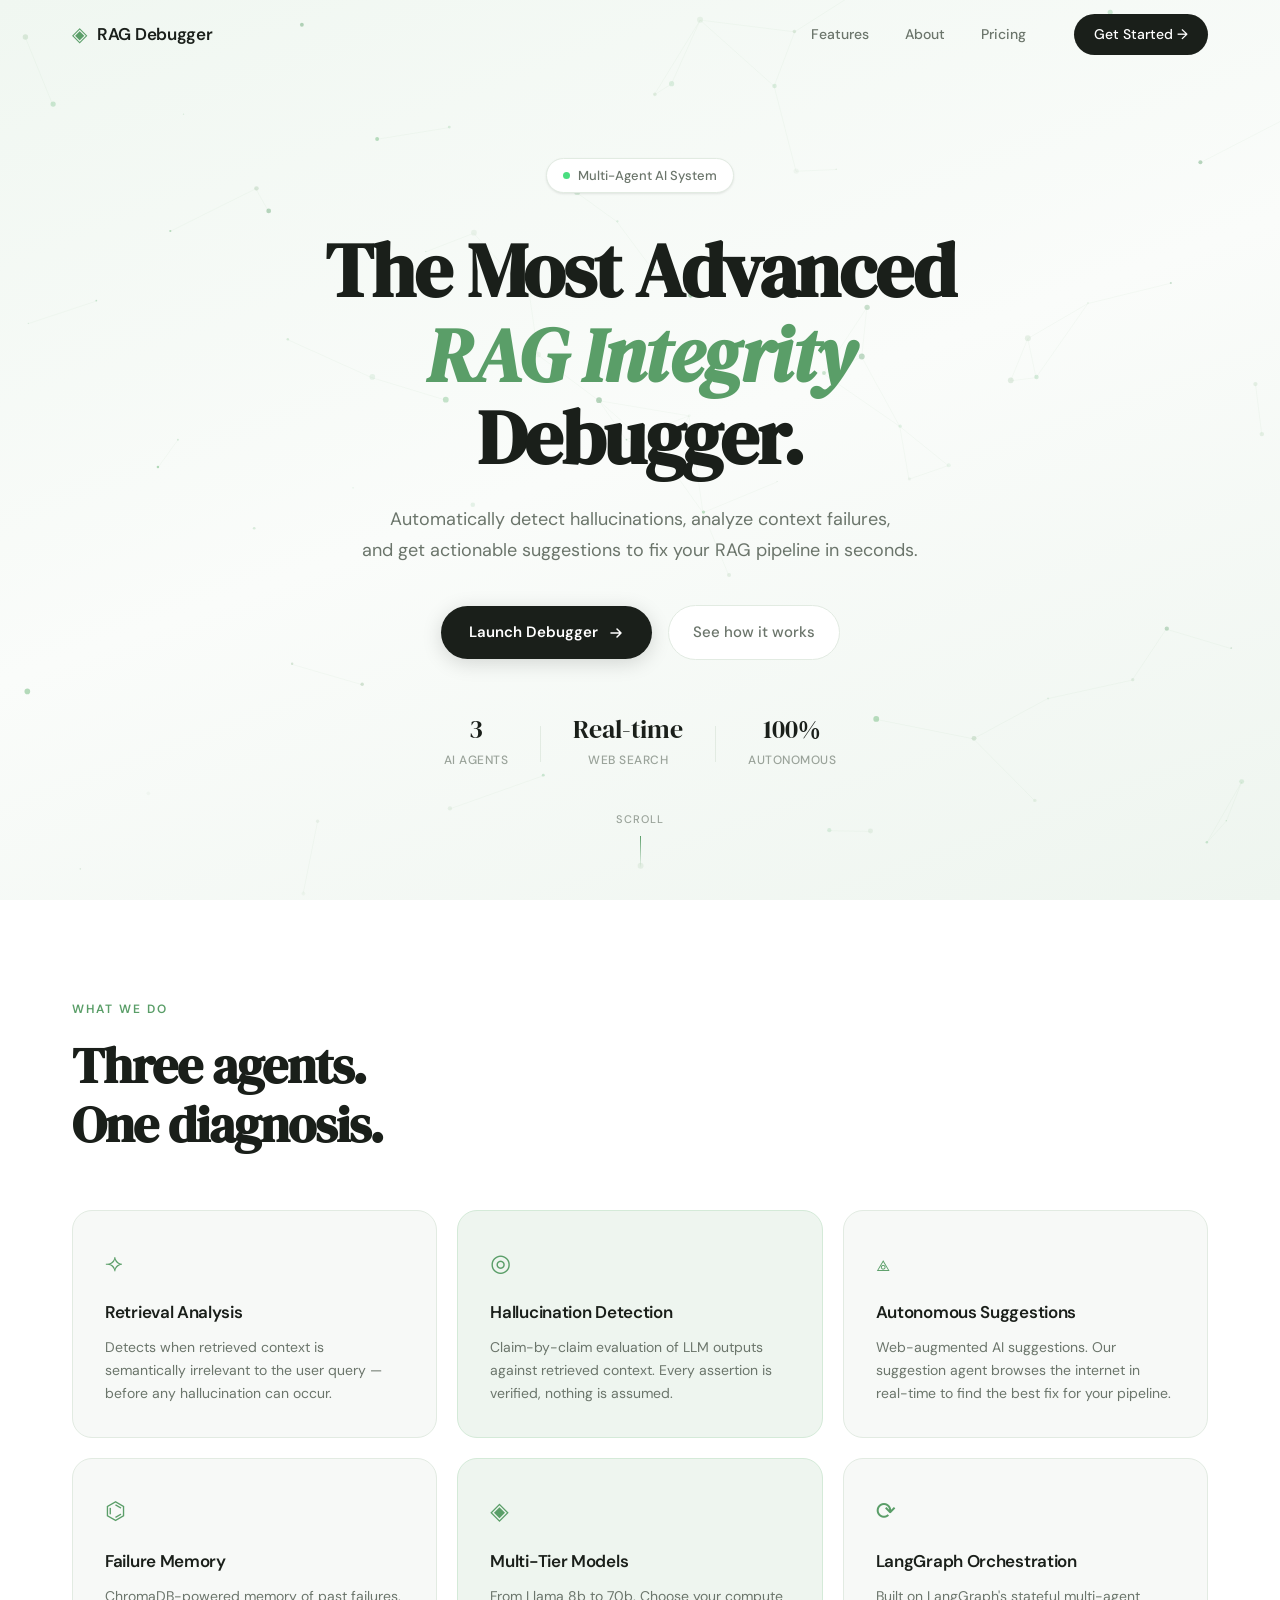
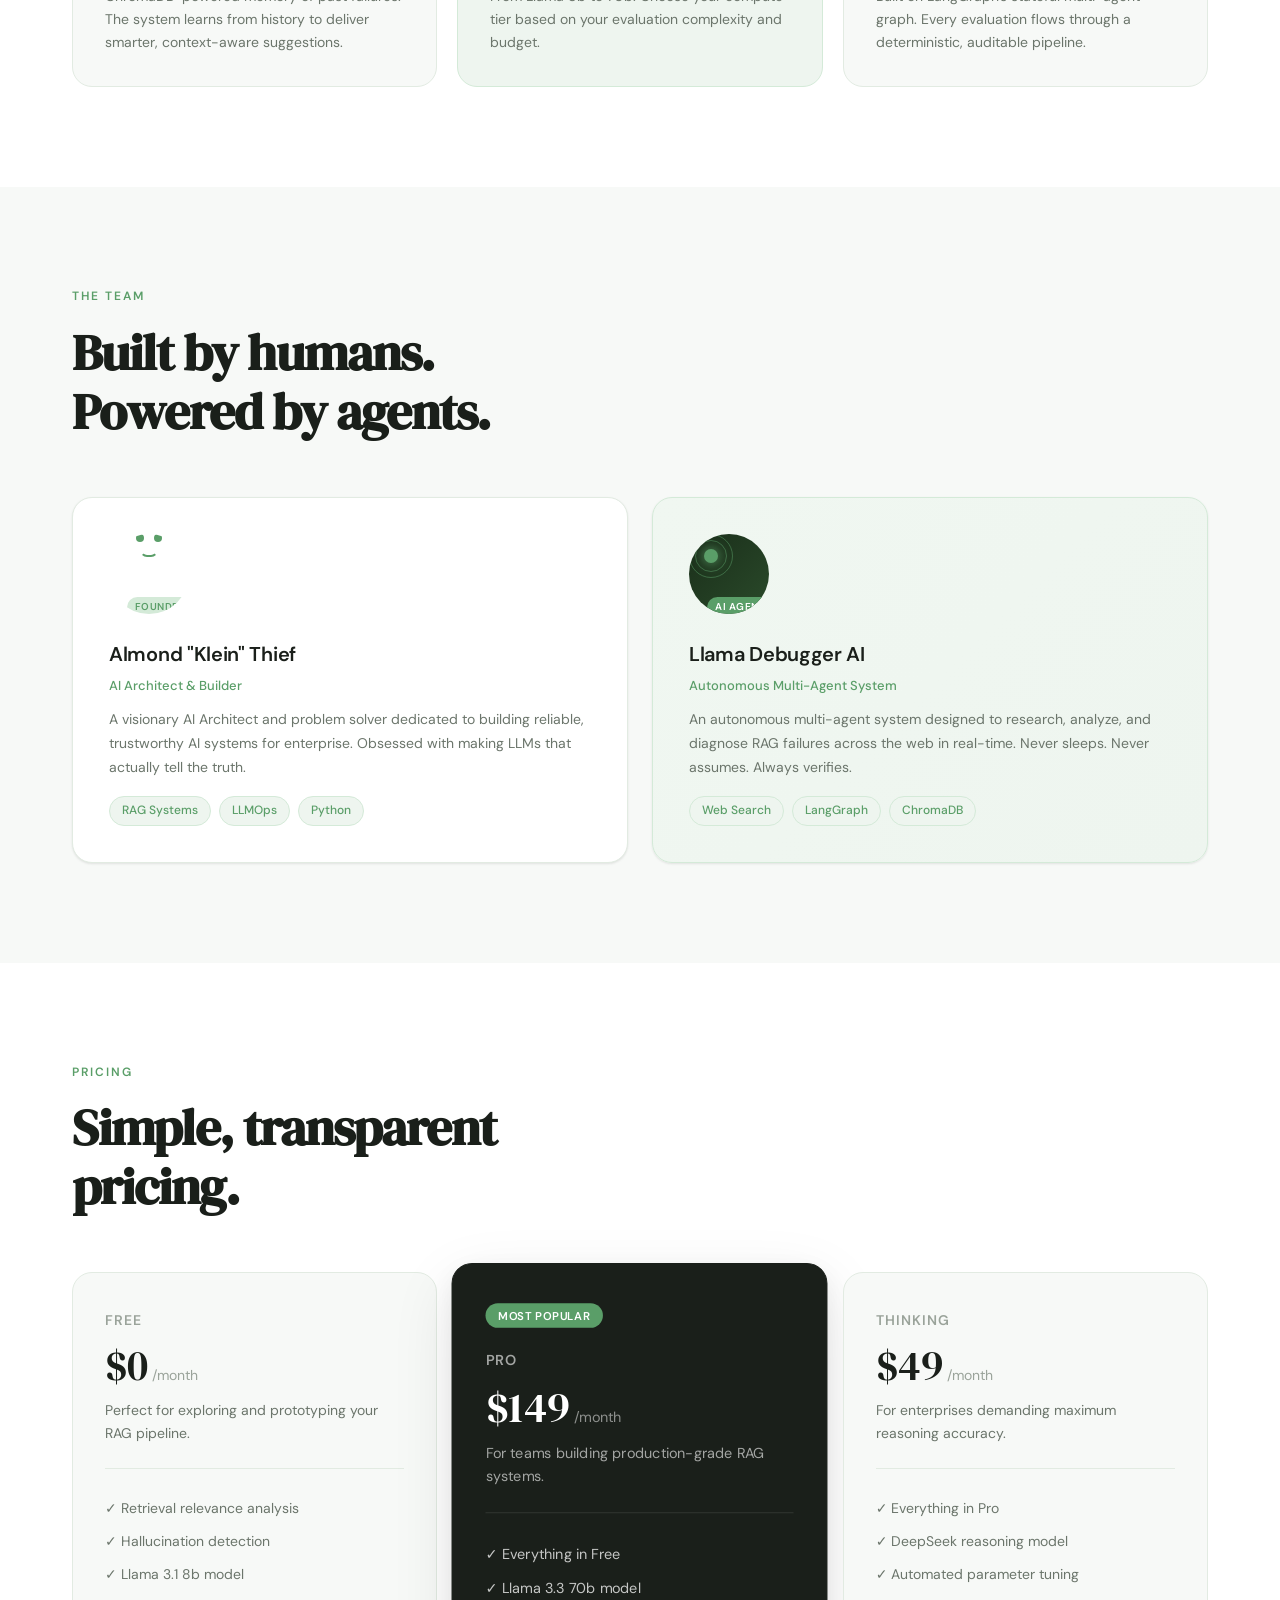
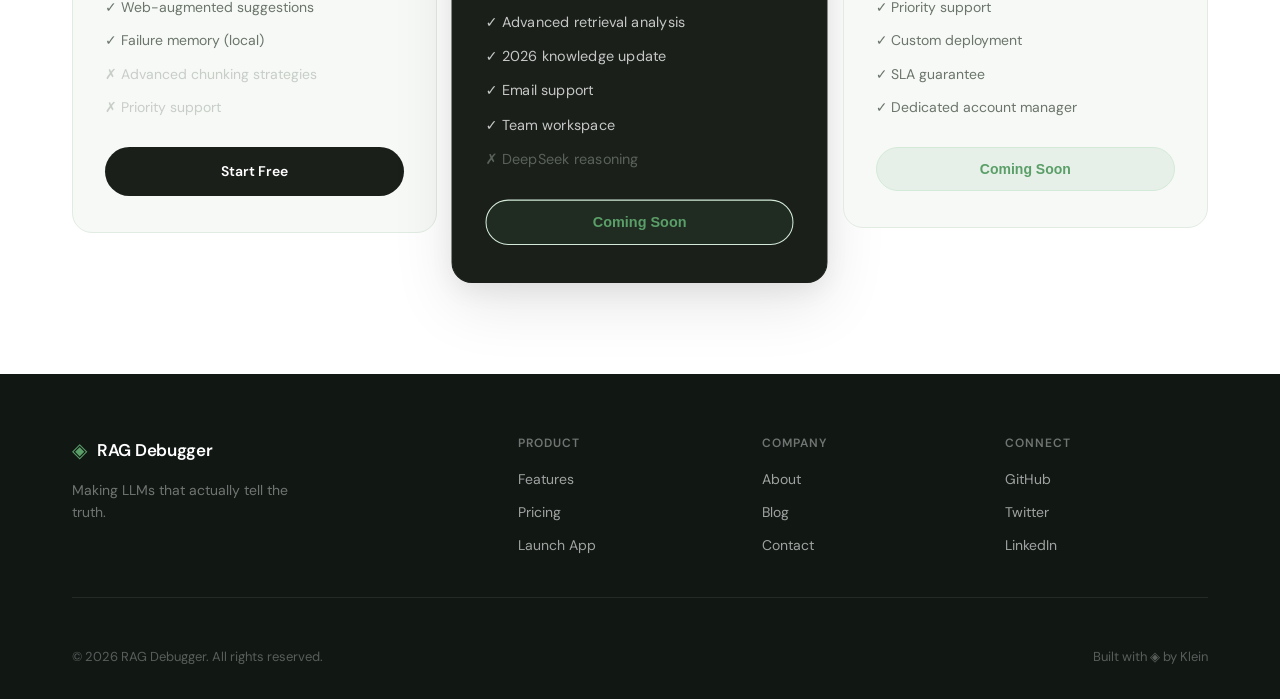
<file: templates/index.html>
<!DOCTYPE html>
<html lang="en">
<head>
    <meta charset="UTF-8">
    <meta name="viewport" content="width=device-width, initial-scale=1.0">
    <title>RAG Debugger Pro — AI Integrity Platform</title>
    <link rel="preconnect" href="https://fonts.googleapis.com">
    <link rel="preconnect" href="https://fonts.gstatic.com" crossorigin>
    <link href="https://fonts.googleapis.com/css2?family=DM+Serif+Display:ital@0;1&family=DM+Sans:wght@300;400;500;600&family=JetBrains+Mono:wght@400;500&display=swap" rel="stylesheet">
    <link rel="stylesheet" href="/static/css/style.css">
</head>
<body>

    <!-- NAVBAR -->
    <nav class="navbar" id="navbar">
        <div class="nav-inner">
            <a href="/" class="nav-logo">
                <span class="logo-icon">◈</span>
                <span class="logo-text">RAG Debugger</span>
            </a>
            <ul class="nav-links">
                <li><a href="#features">Features</a></li>
                <li><a href="#about">About</a></li>
                <li><a href="#pricing">Pricing</a></li>
            </ul>
            <a href="/static/mnt/user-data/outputs/tools/index.html" class="btn-cta">Get Started →</a>
            <button class="nav-hamburger" id="hamburger" aria-label="Menu">
                <span></span><span></span><span></span>
            </button>
        </div>
    </nav>

    <!-- HERO SECTION -->
    <section class="hero">
        <canvas id="particle-canvas"></canvas>
        <div class="hero-content">
            <div class="hero-badge">
                <span class="badge-dot"></span>
                Multi-Agent AI System
            </div>
            <h1 class="hero-title">
                The Most Advanced<br>
                <em>RAG Integrity</em><br>
                Debugger.
            </h1>
            <p class="hero-sub">
                Automatically detect hallucinations, analyze context failures,<br>
                and get actionable suggestions to fix your RAG pipeline in seconds.
            </p>
            <div class="hero-actions">
                <a href="/static/mnt/user-data/outputs/tools/index.html" class="btn-primary">
                    <span>Launch Debugger</span>
                    <svg width="16" height="16" viewBox="0 0 16 16" fill="none"><path d="M3 8h10M9 4l4 4-4 4" stroke="currentColor" stroke-width="1.5" stroke-linecap="round" stroke-linejoin="round"/></svg>
                </a>
                <a href="#features" class="btn-ghost">See how it works</a>
            </div>
            <div class="hero-stats">
                <div class="stat">
                    <span class="stat-num">3</span>
                    <span class="stat-label">AI Agents</span>
                </div>
                <div class="stat-divider"></div>
                <div class="stat">
                    <span class="stat-num">Real-time</span>
                    <span class="stat-label">Web Search</span>
                </div>
                <div class="stat-divider"></div>
                <div class="stat">
                    <span class="stat-num">100%</span>
                    <span class="stat-label">Autonomous</span>
                </div>
            </div>
        </div>
        <div class="hero-scroll-indicator">
            <span>Scroll</span>
            <div class="scroll-line"></div>
        </div>
    </section>

    <!-- FEATURES SECTION -->
    <section class="features" id="features">
        <div class="section-inner">
            <div class="section-label">What we do</div>
            <h2 class="section-title">Three agents.<br>One diagnosis.</h2>
            <div class="features-grid">
                <div class="feature-card">
                    <div class="feature-icon">⟢</div>
                    <h3>Retrieval Analysis</h3>
                    <p>Detects when retrieved context is semantically irrelevant to the user query — before any hallucination can occur.</p>
                </div>
                <div class="feature-card feature-card--accent">
                    <div class="feature-icon">◎</div>
                    <h3>Hallucination Detection</h3>
                    <p>Claim-by-claim evaluation of LLM outputs against retrieved context. Every assertion is verified, nothing is assumed.</p>
                </div>
                <div class="feature-card">
                    <div class="feature-icon">⟁</div>
                    <h3>Autonomous Suggestions</h3>
                    <p>Web-augmented AI suggestions. Our suggestion agent browses the internet in real-time to find the best fix for your pipeline.</p>
                </div>
                <div class="feature-card">
                    <div class="feature-icon">⌬</div>
                    <h3>Failure Memory</h3>
                    <p>ChromaDB-powered memory of past failures. The system learns from history to deliver smarter, context-aware suggestions.</p>
                </div>
                <div class="feature-card feature-card--accent">
                    <div class="feature-icon">◈</div>
                    <h3>Multi-Tier Models</h3>
                    <p>From Llama 8b to 70b. Choose your compute tier based on your evaluation complexity and budget.</p>
                </div>
                <div class="feature-card">
                    <div class="feature-icon">⟳</div>
                    <h3>LangGraph Orchestration</h3>
                    <p>Built on LangGraph's stateful multi-agent graph. Every evaluation flows through a deterministic, auditable pipeline.</p>
                </div>
            </div>
        </div>
    </section>

    <!-- ABOUT SECTION -->
    <section class="about" id="about">
        <div class="section-inner">
            <div class="section-label">The team</div>
            <h2 class="section-title">Built by humans.<br>Powered by agents.</h2>
            <div class="about-grid">
                <!-- Founder -->
                <div class="profile-card">
                    <div class="profile-avatar profile-avatar--human">
                        <div class="avatar-inner">
                            <div class="avatar-face">
                                <div class="avatar-eyes">
                                    <div class="eye"></div>
                                    <div class="eye"></div>
                                </div>
                                <div class="avatar-mouth"></div>
                            </div>
                        </div>
                        <div class="avatar-badge human-badge">Founder</div>
                    </div>
                    <div class="profile-info">
                        <h3>Almond "Klein" Thief</h3>
                        <span class="profile-role">AI Architect & Builder</span>
                        <p>A visionary AI Architect and problem solver dedicated to building reliable, trustworthy AI systems for enterprise. Obsessed with making LLMs that actually tell the truth.</p>
                        <div class="profile-tags">
                            <span>RAG Systems</span>
                            <span>LLMOps</span>
                            <span>Python</span>
                        </div>
                    </div>
                </div>

                <!-- AI Agent -->
                <div class="profile-card profile-card--ai">
                    <div class="profile-avatar profile-avatar--ai">
                        <div class="avatar-inner ai-avatar-inner">
                            <div class="ai-orb">
                                <div class="orb-ring ring-1"></div>
                                <div class="orb-ring ring-2"></div>
                                <div class="orb-core"></div>
                            </div>
                        </div>
                        <div class="avatar-badge ai-badge">AI Agent</div>
                    </div>
                    <div class="profile-info">
                        <h3>Llama Debugger AI</h3>
                        <span class="profile-role">Autonomous Multi-Agent System</span>
                        <p>An autonomous multi-agent system designed to research, analyze, and diagnose RAG failures across the web in real-time. Never sleeps. Never assumes. Always verifies.</p>
                        <div class="profile-tags">
                            <span>Web Search</span>
                            <span>LangGraph</span>
                            <span>ChromaDB</span>
                        </div>
                    </div>
                </div>
            </div>
        </div>
    </section>

    <!-- PRICING SECTION -->
    <section class="pricing" id="pricing">
        <div class="section-inner">
            <div class="section-label">Pricing</div>
            <h2 class="section-title">Simple, transparent<br>pricing.</h2>
            <div class="pricing-grid">

                <!-- Free -->
                <div class="pricing-card">
                    <div class="pricing-header">
                        <span class="plan-name">Free</span>
                        <div class="plan-price">
                            <span class="price-amount">$0</span>
                            <span class="price-period">/month</span>
                        </div>
                        <p class="plan-desc">Perfect for exploring and prototyping your RAG pipeline.</p>
                    </div>
                    <ul class="plan-features">
                        <li>✓ Retrieval relevance analysis</li>
                        <li>✓ Hallucination detection</li>
                        <li>✓ Llama 3.1 8b model</li>
                        <li>✓ Web-augmented suggestions</li>
                        <li>✓ Failure memory (local)</li>
                        <li class="disabled">✗ Advanced chunking strategies</li>
                        <li class="disabled">✗ Priority support</li>
                    </ul>
                    <a href="/static/mnt/user-data/outputs/tools/index.html" class="plan-btn plan-btn--free">Start Free</a>
                </div>

                <!-- Pro -->
                <div class="pricing-card pricing-card--featured">
                    <div class="plan-popular">Most Popular</div>
                    <div class="pricing-header">
                        <span class="plan-name">Pro</span>
                        <div class="plan-price">
                            <span class="price-amount">$149</span>
                            <span class="price-period">/month</span>
                        </div>
                        <p class="plan-desc">For teams building production-grade RAG systems.</p>
                    </div>
                    <ul class="plan-features">
                        <li>✓ Everything in Free</li>
                        <li>✓ Llama 3.3 70b model</li>
                        <li>✓ Advanced retrieval analysis</li>
                        <li>✓ 2026 knowledge update</li>
                        <li>✓ Email support</li>
                        <li>✓ Team workspace</li>
                        <li class="disabled">✗ DeepSeek reasoning</li>
                    </ul>
                    <button class="plan-btn plan-btn--locked" onclick="showLockedModal('Pro', '$49/mo')">
                        <span class="lock-icon"></span> Coming Soon
                    </button>
                </div>

                <!-- Thinking -->
                <div class="pricing-card">
                    <div class="pricing-header">
                        <span class="plan-name">Thinking</span>
                        <div class="plan-price">
                            <span class="price-amount">$49</span>
                            <span class="price-period">/month</span>
                        </div>
                        <p class="plan-desc">For enterprises demanding maximum reasoning accuracy.</p>
                    </div>
                    <ul class="plan-features">
                        <li>✓ Everything in Pro</li>
                        <li>✓ DeepSeek reasoning model</li>
                        <li>✓ Automated parameter tuning</li>
                        <li>✓ Priority support</li>
                        <li>✓ Custom deployment</li>
                        <li>✓ SLA guarantee</li>
                        <li>✓ Dedicated account manager</li>
                    </ul>
                    <button class="plan-btn plan-btn--locked" onclick="showLockedModal('Thinking', '$49/mo')">
                        <span class="lock-icon"></span> Coming Soon
                    </button>
                </div>

            </div>
        </div>
    </section>

    <!-- FOOTER -->
    <footer class="footer">
        <div class="footer-inner">
            <div class="footer-top">
                <div class="footer-brand">
                    <a href="/" class="nav-logo">
                        <span class="logo-icon">◈</span>
                        <span class="logo-text">RAG Debugger</span>
                    </a>
                    <p>Making LLMs that actually tell the truth.</p>
                </div>
                <div class="footer-links-group">
                    <span class="footer-group-title">Product</span>
                    <a href="#features">Features</a>
                    <a href="#pricing">Pricing</a>
                    <a href="/static/mnt/user-data/outputs/tools/index.html">Launch App</a>
                </div>
                <div class="footer-links-group">
                    <span class="footer-group-title">Company</span>
                    <a href="#about">About</a>
                    <a href="#">Blog</a>
                    <a href="#">Contact</a>
                </div>
                <div class="footer-links-group">
                    <span class="footer-group-title">Connect</span>
                    <a href="#">GitHub</a>
                    <a href="#">Twitter</a>
                    <a href="#">LinkedIn</a>
                </div>
            </div>
            <div class="footer-bottom">
                <span>© 2026 RAG Debugger. All rights reserved.</span>
                <span>Built with ◈ by Klein</span>
            </div>
        </div>
    </footer>

    <!-- LOCKED MODAL -->
    <div class="modal-overlay" id="modal-overlay" onclick="closeModal()">
        <div class="modal" onclick="event.stopPropagation()">
            <div class="modal-icon">🔒</div>
            <h3 id="modal-title">This plan is locked</h3>
            <p id="modal-desc">Upgrade to access this feature.</p>
            <div class="modal-actions">
                <button class="modal-btn-primary" onclick="closeModal()">Got it</button>
                <button class="modal-btn-ghost" onclick="closeModal()">Maybe later</button>
            </div>
        </div>
    </div>

    <script src="/static/js/script.js"></script>
</body>
</html>
</file>
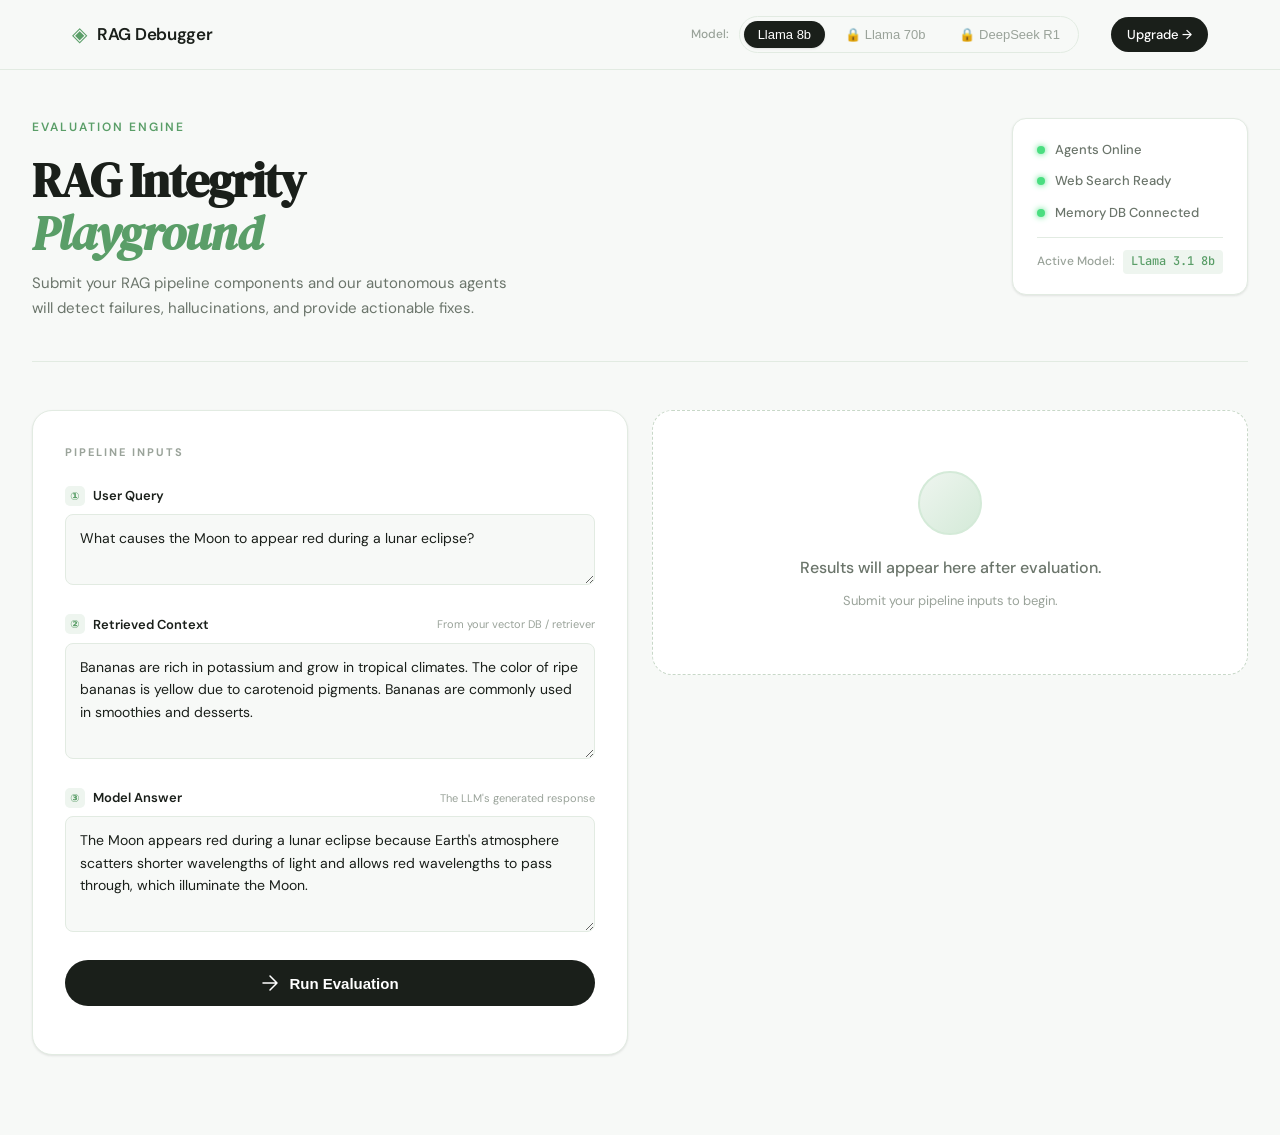
<file: static/mnt/user-data/outputs/tools/index.html>
<!DOCTYPE html>
<html lang="en">
<head>
    <meta charset="UTF-8">
    <meta name="viewport" content="width=device-width, initial-scale=1.0">
    <title>RAG Integrity Playground — RAG Debugger</title>
    <link rel="preconnect" href="https://fonts.googleapis.com">
    <link rel="preconnect" href="https://fonts.gstatic.com" crossorigin>
    <link href="https://fonts.googleapis.com/css2?family=DM+Serif+Display:ital@0;1&family=DM+Sans:wght@300;400;500;600&family=JetBrains+Mono:wght@400;500&display=swap" rel="stylesheet">
    <link rel="stylesheet" href="/static/css/style.css">
</head>
<body class="tool-body">

    <!-- NAVBAR -->
    <nav class="navbar navbar--tool" id="navbar">
        <div class="nav-inner">
            <a href="/" class="nav-logo">
                <span class="logo-icon">◈</span>
                <span class="logo-text">RAG Debugger</span>
            </a>
            <div class="model-selector-nav">
                <span class="model-label">Model:</span>
                <div class="model-pills">
                    <button class="model-pill active" data-tier="free" data-model="Llama 3.1 8b">
                        Llama 8b
                    </button>
                    <button class="model-pill locked" data-tier="pro" data-model="Llama 3.3 70b" onclick="showLockedModal('Pro', '$49/mo')">
                        🔒 Llama 70b
                    </button>
                    <button class="model-pill locked" data-tier="thinking" data-model="DeepSeek R1" onclick="showLockedModal('Thinking', '$149/mo')">
                        🔒 DeepSeek R1
                    </button>
                </div>
            </div>
            <a href="/#pricing" class="btn-cta btn-cta--sm">Upgrade →</a>
        </div>
    </nav>

    <!-- TOOL PAGE -->
    <main class="tool-main">
        <div class="tool-inner">

            <!-- Tool Header -->
            <div class="tool-header">
                <div class="tool-header-left">
                    <div class="section-label">Evaluation Engine</div>
                    <h1 class="tool-title">RAG Integrity<br><em>Playground</em></h1>
                    <p class="tool-subtitle">Submit your RAG pipeline components and our autonomous agents will detect failures, hallucinations, and provide actionable fixes.</p>
                </div>
                <div class="tool-status-card">
                    <div class="status-row">
                        <span class="status-dot active"></span>
                        <span>Agents Online</span>
                    </div>
                    <div class="status-row">
                        <span class="status-dot active"></span>
                        <span>Web Search Ready</span>
                    </div>
                    <div class="status-row">
                        <span class="status-dot active"></span>
                        <span>Memory DB Connected</span>
                    </div>
                    <div class="active-model-display">
                        <span class="model-label">Active Model:</span>
                        <span id="active-model-name" class="model-name-display">Llama 3.1 8b</span>
                    </div>
                </div>
            </div>

            <!-- Evaluation Form -->
            <div class="eval-layout">
                <div class="eval-form-col">
                    <div class="eval-form-card">
                        <div class="form-section-label">Pipeline Inputs</div>

                        <div class="form-group">
                            <label for="query">
                                <span class="label-icon">①</span>
                                User Query
                            </label>
                            <textarea id="query" rows="2" placeholder="What is the user asking?" required>What causes the Moon to appear red during a lunar eclipse?</textarea>
                        </div>

                        <div class="form-group">
                            <label for="retrieved_context">
                                <span class="label-icon">②</span>
                                Retrieved Context
                                <span class="label-hint">From your vector DB / retriever</span>
                            </label>
                            <textarea id="retrieved_context" rows="4" placeholder="Paste the chunks retrieved by your RAG system..." required>Bananas are rich in potassium and grow in tropical climates. The color of ripe bananas is yellow due to carotenoid pigments. Bananas are commonly used in smoothies and desserts.</textarea>
                        </div>

                        <div class="form-group">
                            <label for="model_answer">
                                <span class="label-icon">③</span>
                                Model Answer
                                <span class="label-hint">The LLM's generated response</span>
                            </label>
                            <textarea id="model_answer" rows="4" placeholder="Paste the LLM's answer to evaluate..." required>The Moon appears red during a lunar eclipse because Earth's atmosphere scatters shorter wavelengths of light and allows red wavelengths to pass through, which illuminate the Moon.</textarea>
                        </div>

                        <!-- Hidden tier input -->
                        <input type="hidden" id="tier" value="free">

                        <button id="submit-btn" class="btn-evaluate" onclick="runEvaluation()">
                            <span id="btn-text">
                                <svg width="18" height="18" viewBox="0 0 18 18" fill="none"><path d="M9 2L16 9L9 16M2 9h14" stroke="currentColor" stroke-width="1.5" stroke-linecap="round" stroke-linejoin="round"/></svg>
                                Run Evaluation
                            </span>
                            <span id="btn-loading" class="hidden">
                                <span class="btn-spinner"></span>
                                Agents thinking...
                            </span>
                        </button>

                        <div id="loading-status" class="loading-status hidden">
                            <div class="loading-step active" id="step-retrieval">
                                <span class="step-dot"></span>
                                <span>Retrieval Agent analyzing context...</span>
                            </div>
                            <div class="loading-step" id="step-eval">
                                <span class="step-dot"></span>
                                <span>Evaluator scoring claims...</span>
                            </div>
                            <div class="loading-step" id="step-suggest">
                                <span class="step-dot"></span>
                                <span>Suggestion Agent browsing web...</span>
                            </div>
                        </div>
                    </div>
                </div>

                <!-- Results Column -->
                <div class="eval-result-col">
                    <!-- Empty State -->
                    <div class="result-empty" id="result-empty">
                        <div class="empty-orb"></div>
                        <p>Results will appear here after evaluation.</p>
                        <span>Submit your pipeline inputs to begin.</span>
                    </div>

                    <!-- Result Section -->
                    <div id="result-section" class="hidden">

                        <!-- Integrity Gauge -->
                        <div class="integrity-gauge-card" id="gauge-card">
                            <div class="gauge-label">Pipeline Integrity</div>
                            <div class="gauge-wrapper">
                                <svg class="gauge-svg" viewBox="0 0 200 120">
                                    <path d="M20 100 A80 80 0 0 1 180 100" fill="none" stroke="#e8ede9" stroke-width="16" stroke-linecap="round"/>
                                    <path id="gauge-arc" d="M20 100 A80 80 0 0 1 180 100" fill="none" stroke="#6db87a" stroke-width="16" stroke-linecap="round" stroke-dasharray="251.2" stroke-dashoffset="251.2"/>
                                    <text id="gauge-pct" x="100" y="95" text-anchor="middle" class="gauge-text">–</text>
                                </svg>
                            </div>
                            <div class="gauge-status-row">
                                <span id="out-status-badge" class="status-badge">–</span>
                            </div>
                        </div>

                        <!-- Context Failure Alert -->
                        <div id="context-failure-alert" class="context-failure-alert hidden">
                            <div class="alert-icon">⚠</div>
                            <div class="alert-body">
                                <strong>Critical Failure: Context Failure</strong>
                                <p>The retrieved context is completely irrelevant to the user query. We have found <strong>NO CLAIMS</strong> to extract or hallucinate. Suggestions are provided below to fix your retriever pipeline.</p>
                            </div>
                        </div>

                        <!-- Claims Section -->
                        <div id="claims-section" class="result-block hidden">
                            <div class="result-block-header">
                                <span class="result-block-icon">◎</span>
                                Claim Analysis
                            </div>
                            <div id="out-claims"></div>
                        </div>

                        <!-- Suggestions -->
                        <div id="suggestions-section" class="result-block hidden">
                            <div class="result-block-header">
                                <span class="result-block-icon">⟁</span>
                                AI Suggestions
                                <span class="web-badge">🌐 Web-augmented</span>
                            </div>
                            <ul id="out-suggestions" class="suggestions-terminal"></ul>
                        </div>

                    </div>
                </div>
            </div>
        </div>
    </main>

    <!-- LOCKED MODAL -->
    <div class="modal-overlay" id="modal-overlay" onclick="closeModal()">
        <div class="modal" onclick="event.stopPropagation()">
            <div class="modal-icon">🔒</div>
            <h3 id="modal-title">Upgrade Required</h3>
            <p id="modal-desc">This model tier requires a paid plan.</p>
            <div class="modal-actions">
                <a href="/#pricing" class="modal-btn-primary">View Plans</a>
                <button class="modal-btn-ghost" onclick="closeModal()">Stay on Free</button>
            </div>
        </div>
    </div>

    <script src="/static/js/script.js"></script>
</body>
</html>
</file>
<file: static/css/style.css>
/* ============================================
   RAG DEBUGGER PRO — PREMIUM STYLESHEET
   Aesthetic: Soft Luxury · Pale Green · Minimalist
============================================ */

/* CSS Variables */
:root {
    --bg:           #f7f9f7;
    --bg-card:      #ffffff;
    --bg-dark:      #111814;
    --accent:       #5a9e68;
    --accent-light: #d4ead8;
    --accent-pale:  #eef5ef;
    --accent-glow:  rgba(90, 158, 104, 0.15);
    --text-primary: #1a1f1a;
    --text-secondary: #6b756b;
    --text-muted:   #9aa39a;
    --border:       #e2ebe2;
    --border-strong: #c8d8c8;
    --shadow-sm:    0 1px 3px rgba(0,0,0,0.06), 0 1px 2px rgba(0,0,0,0.04);
    --shadow-md:    0 4px 20px rgba(0,0,0,0.07), 0 2px 8px rgba(0,0,0,0.04);
    --shadow-lg:    0 20px 60px rgba(0,0,0,0.1), 0 8px 24px rgba(0,0,0,0.06);
    --radius:       14px;
    --radius-lg:    20px;
    --radius-sm:    8px;
    --font-display: 'DM Serif Display', Georgia, serif;
    --font-body:    'DM Sans', system-ui, sans-serif;
    --font-mono:    'JetBrains Mono', 'Courier New', monospace;
    --nav-h:        70px;
    --transition:   0.25s cubic-bezier(0.4, 0, 0.2, 1);
}

/* RESET */
*, *::before, *::after { box-sizing: border-box; margin: 0; padding: 0; }
html { scroll-behavior: smooth; }

body {
    font-family: var(--font-body);
    background: var(--bg);
    color: var(--text-primary);
    line-height: 1.65;
    -webkit-font-smoothing: antialiased;
    overflow-x: hidden;
}

a { text-decoration: none; color: inherit; }
ul { list-style: none; }

/* ============================================
   NAVBAR
============================================ */
.navbar {
    position: fixed;
    top: 0; left: 0; right: 0;
    z-index: 100;
    height: var(--nav-h);
    transition: background var(--transition), box-shadow var(--transition), border-color var(--transition);
    border-bottom: 1px solid transparent;
}
.navbar.scrolled {
    background: rgba(247, 249, 247, 0.92);
    backdrop-filter: blur(16px);
    border-color: var(--border);
    box-shadow: var(--shadow-sm);
}
.navbar--tool {
    background: rgba(247, 249, 247, 0.92);
    backdrop-filter: blur(16px);
    border-bottom: 1px solid var(--border);
}

.nav-inner {
    max-width: 1200px;
    margin: 0 auto;
    padding: 0 32px;
    height: 100%;
    display: flex;
    align-items: center;
    gap: 32px;
}

.nav-logo {
    display: flex;
    align-items: center;
    gap: 10px;
    font-family: var(--font-body);
    font-weight: 600;
    font-size: 17px;
    color: var(--text-primary);
    letter-spacing: -0.3px;
}
.logo-icon {
    font-size: 20px;
    color: var(--accent);
}

.nav-links {
    display: flex;
    gap: 4px;
    margin-left: auto;
}
.nav-links a {
    padding: 8px 16px;
    border-radius: 100px;
    font-size: 14px;
    font-weight: 500;
    color: var(--text-secondary);
    transition: color var(--transition), background var(--transition);
}
.nav-links a:hover {
    color: var(--text-primary);
    background: var(--accent-pale);
}

.btn-cta {
    padding: 9px 20px;
    background: var(--text-primary);
    color: #fff;
    border-radius: 100px;
    font-size: 14px;
    font-weight: 500;
    transition: background var(--transition), transform var(--transition);
    white-space: nowrap;
}
.btn-cta:hover { background: var(--accent); transform: translateY(-1px); }
.btn-cta--sm { padding: 7px 16px; font-size: 13px; }

.nav-hamburger {
    display: none;
    flex-direction: column;
    gap: 5px;
    background: none;
    border: none;
    cursor: pointer;
    padding: 4px;
    margin-left: auto;
}
.nav-hamburger span {
    display: block;
    width: 22px;
    height: 2px;
    background: var(--text-primary);
    border-radius: 2px;
    transition: var(--transition);
}

/* ============================================
   HERO SECTION
============================================ */
.hero {
    position: relative;
    min-height: 100vh;
    display: flex;
    align-items: center;
    justify-content: center;
    overflow: hidden;
    background: linear-gradient(160deg, #f0f7f1 0%, #fafcfa 50%, #eef5ef 100%);
}

#particle-canvas {
    position: absolute;
    inset: 0;
    width: 100%;
    height: 100%;
    pointer-events: none;
}

.hero-content {
    position: relative;
    z-index: 2;
    text-align: center;
    padding: calc(var(--nav-h) + 40px) 32px 80px;
    max-width: 820px;
    margin: 0 auto;
}

.hero-badge {
    display: inline-flex;
    align-items: center;
    gap: 8px;
    background: var(--bg-card);
    border: 1px solid var(--border);
    border-radius: 100px;
    padding: 6px 16px;
    font-size: 13px;
    font-weight: 500;
    color: var(--text-secondary);
    margin-bottom: 36px;
    box-shadow: var(--shadow-sm);
}
.badge-dot {
    width: 7px;
    height: 7px;
    background: #4ade80;
    border-radius: 50%;
    animation: pulse 2s ease-in-out infinite;
}
@keyframes pulse {
    0%, 100% { opacity: 1; transform: scale(1); }
    50% { opacity: 0.7; transform: scale(0.85); }
}

.hero-title {
    font-family: var(--font-display);
    font-size: clamp(42px, 6vw, 76px);
    line-height: 1.1;
    color: var(--text-primary);
    letter-spacing: -1.5px;
    margin-bottom: 24px;
}
.hero-title em {
    font-style: italic;
    color: var(--accent);
}

.hero-sub {
    font-size: 18px;
    color: var(--text-secondary);
    max-width: 560px;
    margin: 0 auto 40px;
    line-height: 1.7;
}

.hero-actions {
    display: flex;
    align-items: center;
    justify-content: center;
    gap: 16px;
    margin-bottom: 56px;
    flex-wrap: wrap;
}

.btn-primary {
    display: inline-flex;
    align-items: center;
    gap: 10px;
    padding: 14px 28px;
    background: var(--text-primary);
    color: #fff;
    border-radius: 100px;
    font-size: 15px;
    font-weight: 600;
    transition: background var(--transition), transform var(--transition), box-shadow var(--transition);
    box-shadow: 0 4px 20px rgba(0,0,0,0.15);
}
.btn-primary:hover {
    background: var(--accent);
    transform: translateY(-2px);
    box-shadow: 0 8px 30px var(--accent-glow);
}

.btn-ghost {
    padding: 14px 24px;
    border-radius: 100px;
    font-size: 15px;
    font-weight: 500;
    color: var(--text-secondary);
    border: 1px solid var(--border);
    background: var(--bg-card);
    transition: all var(--transition);
}
.btn-ghost:hover {
    color: var(--text-primary);
    border-color: var(--accent);
    background: var(--accent-pale);
}

.hero-stats {
    display: flex;
    align-items: center;
    justify-content: center;
    gap: 32px;
}
.stat { text-align: center; }
.stat-num {
    display: block;
    font-family: var(--font-display);
    font-size: 26px;
    color: var(--text-primary);
    line-height: 1;
    margin-bottom: 4px;
}
.stat-label { font-size: 12px; color: var(--text-muted); font-weight: 500; text-transform: uppercase; letter-spacing: 0.5px; }
.stat-divider { width: 1px; height: 36px; background: var(--border); }

.hero-scroll-indicator {
    position: absolute;
    bottom: 32px;
    left: 50%;
    transform: translateX(-50%);
    display: flex;
    flex-direction: column;
    align-items: center;
    gap: 8px;
    font-size: 11px;
    color: var(--text-muted);
    font-weight: 500;
    letter-spacing: 1px;
    text-transform: uppercase;
}
.scroll-line {
    width: 1px;
    height: 32px;
    background: linear-gradient(to bottom, var(--accent), transparent);
    animation: scrollLine 2s ease-in-out infinite;
}
@keyframes scrollLine {
    0%, 100% { opacity: 0.3; transform: scaleY(0.6); }
    50% { opacity: 1; transform: scaleY(1); }
}

/* ============================================
   SHARED SECTION STYLES
============================================ */
.section-inner {
    max-width: 1200px;
    margin: 0 auto;
    padding: 100px 32px;
}
.section-label {
    font-size: 12px;
    font-weight: 600;
    text-transform: uppercase;
    letter-spacing: 2px;
    color: var(--accent);
    margin-bottom: 16px;
}
.section-title {
    font-family: var(--font-display);
    font-size: clamp(34px, 4vw, 52px);
    line-height: 1.15;
    color: var(--text-primary);
    letter-spacing: -1px;
    margin-bottom: 56px;
}

/* ============================================
   FEATURES SECTION
============================================ */
.features { background: var(--bg-card); }
.features-grid {
    display: grid;
    grid-template-columns: repeat(3, 1fr);
    gap: 20px;
}
.feature-card {
    padding: 32px;
    border-radius: var(--radius-lg);
    border: 1px solid var(--border);
    background: var(--bg);
    transition: transform var(--transition), box-shadow var(--transition), border-color var(--transition);
}
.feature-card:hover {
    transform: translateY(-4px);
    box-shadow: var(--shadow-md);
    border-color: var(--border-strong);
}
.feature-card--accent {
    background: var(--accent-pale);
    border-color: var(--accent-light);
}
.feature-icon {
    font-size: 24px;
    color: var(--accent);
    margin-bottom: 16px;
    display: block;
}
.feature-card h3 {
    font-size: 17px;
    font-weight: 600;
    color: var(--text-primary);
    margin-bottom: 10px;
    letter-spacing: -0.3px;
}
.feature-card p {
    font-size: 14px;
    color: var(--text-secondary);
    line-height: 1.65;
}

/* ============================================
   ABOUT SECTION
============================================ */
.about { background: var(--bg); }
.about-grid {
    display: grid;
    grid-template-columns: 1fr 1fr;
    gap: 24px;
}

.profile-card {
    display: flex;
    flex-direction: column;
    gap: 24px;
    padding: 36px;
    background: var(--bg-card);
    border: 1px solid var(--border);
    border-radius: var(--radius-lg);
    box-shadow: var(--shadow-sm);
    transition: transform var(--transition), box-shadow var(--transition);
}
.profile-card:hover {
    transform: translateY(-4px);
    box-shadow: var(--shadow-md);
}
.profile-card--ai {
    background: linear-gradient(135deg, #f0f7f1 0%, #eef5ef 100%);
    border-color: var(--accent-light);
}

.profile-avatar {
    position: relative;
    width: 80px;
    height: 80px;
    min-width: 80px; /* 🔥 ini penting */
    border-radius: 50%;
    overflow: hidden;
}

.avatar-inner {
    width: 100%;
    height: 100%;
}

.avatar-img {
    width: 100%;
    height: 100%;
    object-fit: cover;
    border-radius: 50%;
    display: block;
}

.avatar-face {
    display: flex;
    flex-direction: column;
    align-items: center;
    gap: 8px;
}
.avatar-eyes {
    display: flex;
    gap: 10px;
}
.eye {
    width: 8px;
    height: 8px;
    background: var(--accent);
    border-radius: 50%;
}
.avatar-mouth {
    width: 18px;
    height: 7px;
    border-bottom: 2px solid var(--accent);
    border-left: 2px solid transparent;
    border-right: 2px solid transparent;
    border-radius: 0 0 10px 10px;
}

/* AI Avatar */
.ai-avatar-inner {
    background: linear-gradient(135deg, #1a2e1a, #2a4a2a);
    border-color: var(--accent);
}
.ai-orb {
    position: relative;
    width: 44px;
    height: 44px;
    display: flex;
    align-items: center;
    justify-content: center;
}
.orb-ring {
    position: absolute;
    border-radius: 50%;
    border: 1.5px solid rgba(90, 158, 104, 0.5);
    animation: orbitRing linear infinite;
}
.ring-1 { width: 44px; height: 44px; animation-duration: 3s; }
.ring-2 { width: 32px; height: 32px; animation-duration: 2s; animation-direction: reverse; }
.orb-core {
    width: 14px;
    height: 14px;
    background: var(--accent);
    border-radius: 50%;
    box-shadow: 0 0 12px var(--accent);
    animation: coreGlow 2s ease-in-out infinite;
}
@keyframes orbitRing {
    from { transform: rotate(0deg); }
    to { transform: rotate(360deg); }
}
@keyframes coreGlow {
    0%, 100% { box-shadow: 0 0 8px var(--accent); }
    50% { box-shadow: 0 0 20px var(--accent); }
}

.avatar-badge {
    position: absolute;
    bottom: -4px;
    right: -4px;
    padding: 2px 8px;
    border-radius: 100px;
    font-size: 10px;
    font-weight: 600;
    text-transform: uppercase;
    letter-spacing: 0.5px;
}
.human-badge { background: var(--accent-light); color: var(--accent); }
.ai-badge { background: var(--accent); color: white; }

.profile-info h3 {
    font-size: 20px;
    font-weight: 600;
    color: var(--text-primary);
    margin-bottom: 4px;
    letter-spacing: -0.3px;
}
.profile-role {
    font-size: 13px;
    color: var(--accent);
    font-weight: 500;
    display: block;
    margin-bottom: 12px;
}
.profile-info p {
    font-size: 14px;
    color: var(--text-secondary);
    line-height: 1.7;
    margin-bottom: 16px;
}
.profile-tags {
    display: flex;
    gap: 8px;
    flex-wrap: wrap;
}
.profile-tags span {
    padding: 4px 12px;
    background: var(--accent-pale);
    border: 1px solid var(--accent-light);
    border-radius: 100px;
    font-size: 12px;
    color: var(--accent);
    font-weight: 500;
}

/* ============================================
   PRICING SECTION
============================================ */
.pricing { background: var(--bg-card); }
.pricing-grid {
    display: grid;
    grid-template-columns: repeat(3, 1fr);
    gap: 20px;
    align-items: start;
}

.pricing-card {
    position: relative;
    padding: 36px 32px;
    border-radius: var(--radius-lg);
    border: 1px solid var(--border);
    background: var(--bg);
    transition: transform var(--transition), box-shadow var(--transition);
}
.pricing-card:hover {
    transform: translateY(-4px);
    box-shadow: var(--shadow-md);
}
.pricing-card--featured {
    background: var(--text-primary);
    border-color: var(--text-primary);
    color: white;
    transform: scale(1.03);
    box-shadow: var(--shadow-lg);
}
.pricing-card--featured:hover { transform: scale(1.03) translateY(-4px); }

.plan-popular {
    display: inline-block;
    padding: 3px 12px;
    background: var(--accent);
    color: white;
    border-radius: 100px;
    font-size: 11px;
    font-weight: 600;
    text-transform: uppercase;
    letter-spacing: 0.5px;
    margin-bottom: 20px;
}

.plan-name {
    display: block;
    font-size: 14px;
    font-weight: 600;
    text-transform: uppercase;
    letter-spacing: 1px;
    color: var(--text-muted);
    margin-bottom: 12px;
}
.pricing-card--featured .plan-name { color: rgba(255,255,255,0.6); }

.plan-price {
    display: flex;
    align-items: baseline;
    gap: 4px;
    margin-bottom: 12px;
}
.price-amount {
    font-family: var(--font-display);
    font-size: 42px;
    color: var(--text-primary);
    line-height: 1;
}
.pricing-card--featured .price-amount { color: white; }
.price-period { font-size: 14px; color: var(--text-muted); }
.pricing-card--featured .price-period { color: rgba(255,255,255,0.5); }

.plan-desc {
    font-size: 14px;
    color: var(--text-secondary);
    margin-bottom: 28px;
    line-height: 1.6;
    border-bottom: 1px solid var(--border);
    padding-bottom: 24px;
}
.pricing-card--featured .plan-desc {
    color: rgba(255,255,255,0.6);
    border-color: rgba(255,255,255,0.1);
}

.plan-features {
    display: flex;
    flex-direction: column;
    gap: 10px;
    margin-bottom: 28px;
}
.plan-features li {
    font-size: 14px;
    color: var(--text-secondary);
}
.pricing-card--featured .plan-features li { color: rgba(255,255,255,0.75); }
.plan-features li.disabled { color: var(--text-muted); opacity: 0.5; }

.plan-btn {
    display: block;
    width: 100%;
    padding: 13px;
    border-radius: 100px;
    font-size: 14px;
    font-weight: 600;
    text-align: center;
    cursor: pointer;
    border: none;
    transition: all var(--transition);
}
.plan-btn--free {
    background: var(--text-primary);
    color: white;
}
.plan-btn--free:hover { background: var(--accent); }
.plan-btn--locked {
    background: rgba(90, 158, 104, 0.1);
    color: var(--accent);
    border: 1px solid var(--accent-light);
}
.plan-btn--locked:hover { background: var(--accent-light); }

/* ============================================
   FOOTER
============================================ */
.footer {
    background: var(--bg-dark);
    color: rgba(255,255,255,0.7);
}
.footer-inner {
    max-width: 1200px;
    margin: 0 auto;
    padding: 60px 32px 32px;
}
.footer-top {
    display: grid;
    grid-template-columns: 2fr 1fr 1fr 1fr;
    gap: 40px;
    margin-bottom: 48px;
    padding-bottom: 40px;
    border-bottom: 1px solid rgba(255,255,255,0.08);
}
.footer-brand .nav-logo { color: white; margin-bottom: 12px; }
.footer-brand p { font-size: 14px; color: rgba(255,255,255,0.4); max-width: 220px; line-height: 1.6; }
.footer-links-group {
    display: flex;
    flex-direction: column;
    gap: 10px;
}
.footer-group-title {
    font-size: 12px;
    font-weight: 600;
    text-transform: uppercase;
    letter-spacing: 1px;
    color: rgba(255,255,255,0.4);
    margin-bottom: 4px;
}
.footer-links-group a {
    font-size: 14px;
    color: rgba(255,255,255,0.6);
    transition: color var(--transition);
}
.footer-links-group a:hover { color: white; }
.footer-bottom {
    display: flex;
    justify-content: space-between;
    align-items: center;
    font-size: 13px;
    color: rgba(255,255,255,0.3);
}

/* ============================================
   MODAL
============================================ */
.modal-overlay {
    position: fixed;
    inset: 0;
    background: rgba(0,0,0,0.4);
    backdrop-filter: blur(8px);
    z-index: 1000;
    display: none;
    align-items: center;
    justify-content: center;
}
.modal-overlay.active { display: flex; }
.modal {
    background: var(--bg-card);
    border-radius: var(--radius-lg);
    padding: 40px;
    max-width: 400px;
    width: calc(100% - 40px);
    text-align: center;
    box-shadow: var(--shadow-lg);
    animation: modalIn 0.3s cubic-bezier(0.34, 1.56, 0.64, 1);
}
@keyframes modalIn {
    from { opacity: 0; transform: scale(0.9) translateY(20px); }
    to { opacity: 1; transform: scale(1) translateY(0); }
}
.modal-icon { font-size: 36px; margin-bottom: 16px; }
.modal h3 {
    font-family: var(--font-display);
    font-size: 24px;
    color: var(--text-primary);
    margin-bottom: 10px;
}
.modal p {
    font-size: 14px;
    color: var(--text-secondary);
    margin-bottom: 28px;
    line-height: 1.6;
}
.modal-actions { display: flex; gap: 12px; flex-direction: column; }
.modal-btn-primary {
    display: block;
    padding: 12px;
    background: var(--text-primary);
    color: white;
    border-radius: 100px;
    font-size: 14px;
    font-weight: 600;
    border: none;
    cursor: pointer;
    text-align: center;
    transition: background var(--transition);
}
.modal-btn-primary:hover { background: var(--accent); }
.modal-btn-ghost {
    padding: 12px;
    background: none;
    color: var(--text-muted);
    border: 1px solid var(--border);
    border-radius: 100px;
    font-size: 14px;
    cursor: pointer;
    transition: all var(--transition);
}
.modal-btn-ghost:hover { color: var(--text-primary); border-color: var(--border-strong); }

/* ============================================
   TOOL PAGE STYLES
============================================ */
.tool-body { background: var(--bg); }
.tool-main {
    min-height: 100vh;
    padding-top: var(--nav-h);
}
.tool-inner {
    max-width: 1280px;
    margin: 0 auto;
    padding: 48px 32px 80px;
}

/* Tool Header */
.tool-header {
    display: flex;
    justify-content: space-between;
    align-items: flex-start;
    gap: 32px;
    margin-bottom: 48px;
    padding-bottom: 40px;
    border-bottom: 1px solid var(--border);
}
.tool-title {
    font-family: var(--font-display);
    font-size: clamp(32px, 4vw, 48px);
    line-height: 1.1;
    color: var(--text-primary);
    letter-spacing: -1px;
    margin-bottom: 12px;
}
.tool-title em { font-style: italic; color: var(--accent); }
.tool-subtitle {
    font-size: 15px;
    color: var(--text-secondary);
    max-width: 480px;
    line-height: 1.65;
}

.tool-status-card {
    min-width: 220px;
    padding: 20px 24px;
    background: var(--bg-card);
    border: 1px solid var(--border);
    border-radius: var(--radius);
    display: flex;
    flex-direction: column;
    gap: 10px;
    box-shadow: var(--shadow-sm);
}
.status-row {
    display: flex;
    align-items: center;
    gap: 10px;
    font-size: 13px;
    color: var(--text-secondary);
    font-weight: 500;
}
.status-dot {
    width: 8px;
    height: 8px;
    border-radius: 50%;
    background: #d1d5d1;
}
.status-dot.active {
    background: #4ade80;
    box-shadow: 0 0 6px #4ade80;
    animation: pulse 2s ease-in-out infinite;
}

.active-model-display {
    display: flex;
    align-items: center;
    gap: 8px;
    margin-top: 4px;
    padding-top: 12px;
    border-top: 1px solid var(--border);
}
.model-label { font-size: 12px; color: var(--text-muted); font-weight: 500; }
.model-name-display {
    font-family: var(--font-mono);
    font-size: 12px;
    color: var(--accent);
    font-weight: 500;
    background: var(--accent-pale);
    padding: 2px 8px;
    border-radius: 4px;
}

/* Model Selector in Navbar */
.model-selector-nav {
    display: flex;
    align-items: center;
    gap: 10px;
    margin-left: auto;
}
.model-pills {
    display: flex;
    gap: 6px;
    background: var(--bg);
    border: 1px solid var(--border);
    border-radius: 100px;
    padding: 4px;
}
.model-pill {
    padding: 6px 14px;
    border-radius: 100px;
    font-size: 13px;
    font-weight: 500;
    border: none;
    cursor: pointer;
    background: none;
    color: var(--text-secondary);
    transition: all var(--transition);
}
.model-pill.active {
    background: var(--text-primary);
    color: white;
    box-shadow: var(--shadow-sm);
}
.model-pill.locked {
    color: var(--text-muted);
    cursor: pointer;
}
.model-pill.locked:hover {
    background: var(--accent-pale);
    color: var(--accent);
}

/* Evaluation Layout */
.eval-layout {
    display: grid;
    grid-template-columns: 1fr 1fr;
    gap: 24px;
    align-items: start;
}

/* Form Card */
.eval-form-card {
    background: var(--bg-card);
    border: 1px solid var(--border);
    border-radius: var(--radius-lg);
    padding: 32px;
    box-shadow: var(--shadow-sm);
}
.form-section-label {
    font-size: 11px;
    font-weight: 700;
    text-transform: uppercase;
    letter-spacing: 2px;
    color: var(--text-muted);
    margin-bottom: 24px;
}
.form-group { margin-bottom: 20px; }
.form-group label {
    display: flex;
    align-items: center;
    gap: 8px;
    font-size: 13px;
    font-weight: 600;
    color: var(--text-primary);
    margin-bottom: 8px;
}
.label-icon {
    width: 20px;
    height: 20px;
    background: var(--accent-pale);
    color: var(--accent);
    border-radius: 5px;
    display: flex;
    align-items: center;
    justify-content: center;
    font-size: 11px;
    font-weight: 700;
    flex-shrink: 0;
}
.label-hint {
    font-size: 11px;
    color: var(--text-muted);
    font-weight: 400;
    margin-left: auto;
}
textarea {
    width: 100%;
    padding: 12px 14px;
    background: var(--bg);
    border: 1px solid var(--border);
    border-radius: var(--radius-sm);
    color: var(--text-primary);
    font-family: var(--font-body);
    font-size: 14px;
    line-height: 1.6;
    resize: vertical;
    transition: border-color var(--transition), box-shadow var(--transition);
}
textarea:focus {
    outline: none;
    border-color: var(--accent);
    box-shadow: 0 0 0 3px var(--accent-glow);
}
textarea::placeholder { color: var(--text-muted); }

.btn-evaluate {
    width: 100%;
    padding: 14px;
    background: var(--text-primary);
    color: white;
    border: none;
    border-radius: 100px;
    font-size: 15px;
    font-weight: 600;
    cursor: pointer;
    display: flex;
    align-items: center;
    justify-content: center;
    gap: 10px;
    transition: all var(--transition);
    margin-bottom: 16px;
}
.btn-evaluate:hover { background: var(--accent); transform: translateY(-1px); box-shadow: 0 6px 20px var(--accent-glow); }
.btn-evaluate:disabled { background: var(--border-strong); cursor: not-allowed; transform: none; box-shadow: none; }

#btn-text, #btn-loading { display: flex; align-items: center; gap: 10px; }
.btn-spinner {
    width: 16px;
    height: 16px;
    border: 2px solid rgba(255,255,255,0.3);
    border-top-color: white;
    border-radius: 50%;
    animation: spin 0.8s linear infinite;
    flex-shrink: 0;
}

.loading-status {
    display: flex;
    flex-direction: column;
    gap: 10px;
    padding: 16px;
    background: var(--accent-pale);
    border: 1px solid var(--accent-light);
    border-radius: var(--radius-sm);
}
.loading-step {
    display: flex;
    align-items: center;
    gap: 10px;
    font-size: 13px;
    color: var(--text-muted);
    transition: color var(--transition);
}
.loading-step.active { color: var(--accent); font-weight: 500; }
.loading-step .step-dot {
    width: 6px;
    height: 6px;
    border-radius: 50%;
    background: var(--text-muted);
    flex-shrink: 0;
    transition: all var(--transition);
}
.loading-step.active .step-dot {
    background: var(--accent);
    box-shadow: 0 0 6px var(--accent);
    animation: pulse 1s ease-in-out infinite;
}

/* Result Column */
.result-empty {
    background: var(--bg-card);
    border: 1px dashed var(--border-strong);
    border-radius: var(--radius-lg);
    padding: 60px 32px;
    text-align: center;
}
.empty-orb {
    width: 64px;
    height: 64px;
    background: linear-gradient(135deg, var(--accent-pale), var(--accent-light));
    border-radius: 50%;
    margin: 0 auto 20px;
    border: 2px solid var(--accent-light);
}
.result-empty p { font-size: 16px; color: var(--text-secondary); font-weight: 500; margin-bottom: 6px; }
.result-empty span { font-size: 13px; color: var(--text-muted); }

/* Integrity Gauge */
.integrity-gauge-card {
    background: var(--bg-card);
    border: 1px solid var(--border);
    border-radius: var(--radius-lg);
    padding: 28px;
    text-align: center;
    margin-bottom: 16px;
    box-shadow: var(--shadow-sm);
}
.gauge-label {
    font-size: 12px;
    font-weight: 600;
    text-transform: uppercase;
    letter-spacing: 1.5px;
    color: var(--text-muted);
    margin-bottom: 12px;
}
.gauge-wrapper { max-width: 200px; margin: 0 auto 12px; }
.gauge-svg { width: 100%; }
.gauge-text {
    font-family: var(--font-display);
    font-size: 28px;
    fill: var(--text-primary);
    dominant-baseline: auto;
}
.gauge-status-row { display: flex; justify-content: center; }
.status-badge {
    padding: 5px 16px;
    border-radius: 100px;
    font-size: 13px;
    font-weight: 600;
    font-family: var(--font-mono);
    background: var(--accent-pale);
    color: var(--accent);
    border: 1px solid var(--accent-light);
}
.status-badge.fail {
    background: #fef2f2;
    color: #ef4444;
    border-color: #fecaca;
}

/* Context Failure Alert */
.context-failure-alert {
    background: #fef2f2;
    border: 1px solid #fecaca;
    border-radius: var(--radius);
    padding: 20px;
    display: flex;
    gap: 14px;
    margin-bottom: 16px;
}
.alert-icon { font-size: 20px; flex-shrink: 0; }
.alert-body strong {
    display: block;
    font-size: 14px;
    color: #dc2626;
    margin-bottom: 6px;
}
.alert-body p { font-size: 13px; color: #7f1d1d; line-height: 1.6; }

/* Result Blocks */
.result-block {
    background: var(--bg-card);
    border: 1px solid var(--border);
    border-radius: var(--radius-lg);
    overflow: hidden;
    margin-bottom: 16px;
    box-shadow: var(--shadow-sm);
}
.result-block-header {
    display: flex;
    align-items: center;
    gap: 10px;
    padding: 16px 20px;
    background: var(--bg);
    border-bottom: 1px solid var(--border);
    font-size: 13px;
    font-weight: 600;
    color: var(--text-primary);
}
.result-block-icon { color: var(--accent); font-size: 16px; }
.web-badge {
    margin-left: auto;
    font-size: 11px;
    background: var(--accent-pale);
    color: var(--accent);
    padding: 2px 8px;
    border-radius: 4px;
    font-weight: 500;
}

/* Claim Cards */
.claim-card {
    padding: 16px 20px;
    border-bottom: 1px solid var(--border);
}
.claim-card:last-child { border-bottom: none; }
.claim-card p { font-size: 13px; color: var(--text-secondary); margin-bottom: 4px; line-height: 1.5; }
.claim-card strong { color: var(--text-primary); }
.claim-supported { color: #16a34a !important; }
.claim-unsupported { color: #dc2626 !important; }

/* Suggestions Terminal */
.suggestions-terminal {
    padding: 16px 20px;
    display: flex;
    flex-direction: column;
    gap: 10px;
}
.suggestions-terminal li {
    display: flex;
    gap: 10px;
    align-items: flex-start;
    font-family: var(--font-mono);
    font-size: 12.5px;
    color: var(--text-primary);
    line-height: 1.6;
    padding: 10px 12px;
    background: var(--accent-pale);
    border: 1px solid var(--accent-light);
    border-radius: var(--radius-sm);
}
.suggestions-terminal li::before {
    content: '→';
    color: var(--accent);
    flex-shrink: 0;
    font-weight: 700;
    margin-top: 1px;
}

/* Utility */
.hidden { display: none !important; }
@keyframes spin { to { transform: rotate(360deg); } }
@keyframes fadeIn {
    from { opacity: 0; transform: translateY(8px); }
    to { opacity: 1; transform: translateY(0); }
}
.fade-in { animation: fadeIn 0.4s ease forwards; }

/* ============================================
   RESPONSIVE
============================================ */
@media (max-width: 1024px) {
    .eval-layout { grid-template-columns: 1fr; }
    .features-grid { grid-template-columns: repeat(2, 1fr); }
    .pricing-grid { grid-template-columns: 1fr; max-width: 420px; }
    .pricing-card--featured { transform: scale(1); }
    .about-grid { grid-template-columns: 1fr; }
    .footer-top { grid-template-columns: 1fr 1fr; }
    .tool-header { flex-direction: column; }
    .tool-status-card { width: 100%; flex-direction: row; flex-wrap: wrap; }
    .model-selector-nav { display: none; }
}

@media (max-width: 768px) {
    .nav-links { display: none; }
    .nav-hamburger { display: flex; }
    .section-inner { padding: 64px 20px; }
    .hero-stats { gap: 20px; }
    .features-grid { grid-template-columns: 1fr; }
    .footer-top { grid-template-columns: 1fr; }
    .footer-bottom { flex-direction: column; gap: 8px; text-align: center; }
    .hero-sub br { display: none; }
}
</file>
